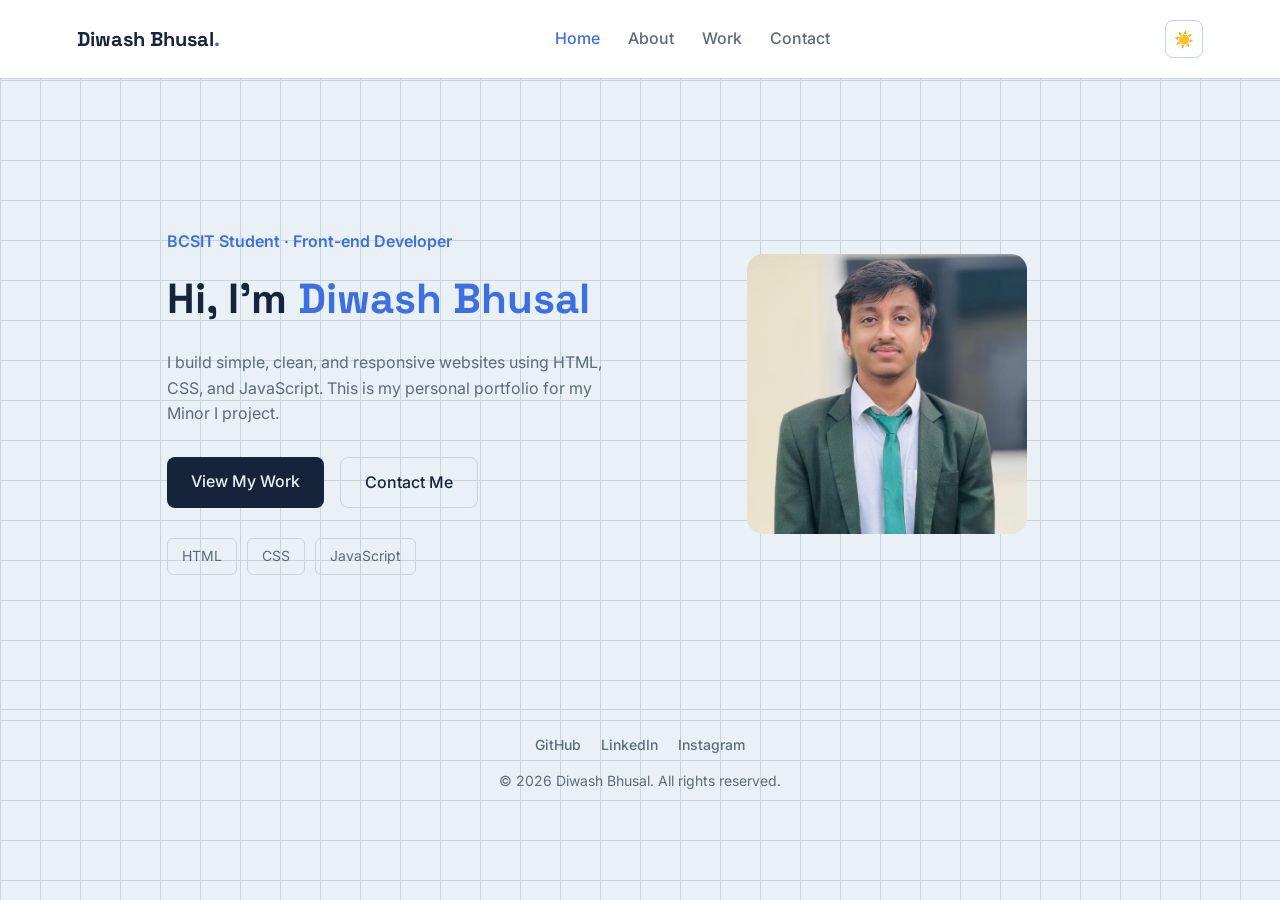
<file: index.html>
<!DOCTYPE html>
<html lang="en" data-theme="light">
<head>
<meta charset="UTF-8">
<meta name="viewport" content="width=device-width, initial-scale=1.0">
<title>Diwash Bhusal — Portfolio</title>

<link rel="preconnect" href="https://fonts.googleapis.com">
<link href="https://fonts.googleapis.com/css2?family=Space+Grotesk:wght@600;700&family=Inter:wght@400;500;600&display=swap" rel="stylesheet">
<link rel="stylesheet" href="style.css">
</head>
<body>

<!-- <!navbar-> -->
<header class="navbar">
  <a href="index.html" class="logo">Diwash Bhusal<span class="dot">.</span></a>

  <nav class="nav-links">
    <a href="index.html" class="active">Home</a>
    <a href="about.html">About</a>
    <a href="gallery.html">Work</a>
    <a href="contact.html">Contact</a>
  </nav>

  <button id="theme-toggle" class="theme-toggle" aria-label="Toggle dark mode">☀️</button>
</header>

<!-- hero sections -->
<main>
  <section class="hero">

    <div class="hero-text">
      <p class="tagline">BCSIT Student · Front-end Developer</p>
      <h1>Hi, I'm <span class="accent">Diwash Bhusal</span></h1>
      <p class="intro">
        I build simple, clean, and responsive websites using HTML, CSS, and
        JavaScript. This is my personal portfolio for my Minor I project.
      </p>

      <div class="buttons">
        <a href="gallery.html" class="btn btn-primary">View My Work</a>
        <a href="contact.html" class="btn btn-outline">Contact Me</a>
      </div>

      <div class="skills">
        <span>HTML</span>
        <span>CSS</span>
        <span>JavaScript</span>
      </div>
    </div>

    <div class="hero-photo">
  <img src="hero-img.jpeg" alt="Diwash Bhusal" class="profile-img">
    </div>

  </section>
</main>

<!--footer section-->

  <footer>
  <div class="footer-socials">
    <a href="https://github.com/bhusaldiwash" target="_blank">GitHub</a>
    <a href="https://www.linkedin.com/in/diwash-bhusal-476103374" target="_blank">LinkedIn</a>
    <a href="https://www.instagram.com/diwash_bhusal/" target="_blank">Instagram</a>
  </div>
  <p>&copy; 2026 Diwash Bhusal. All rights reserved.</p>
</footer>


<script src="script.js"></script>
</body>
</html>
</file>
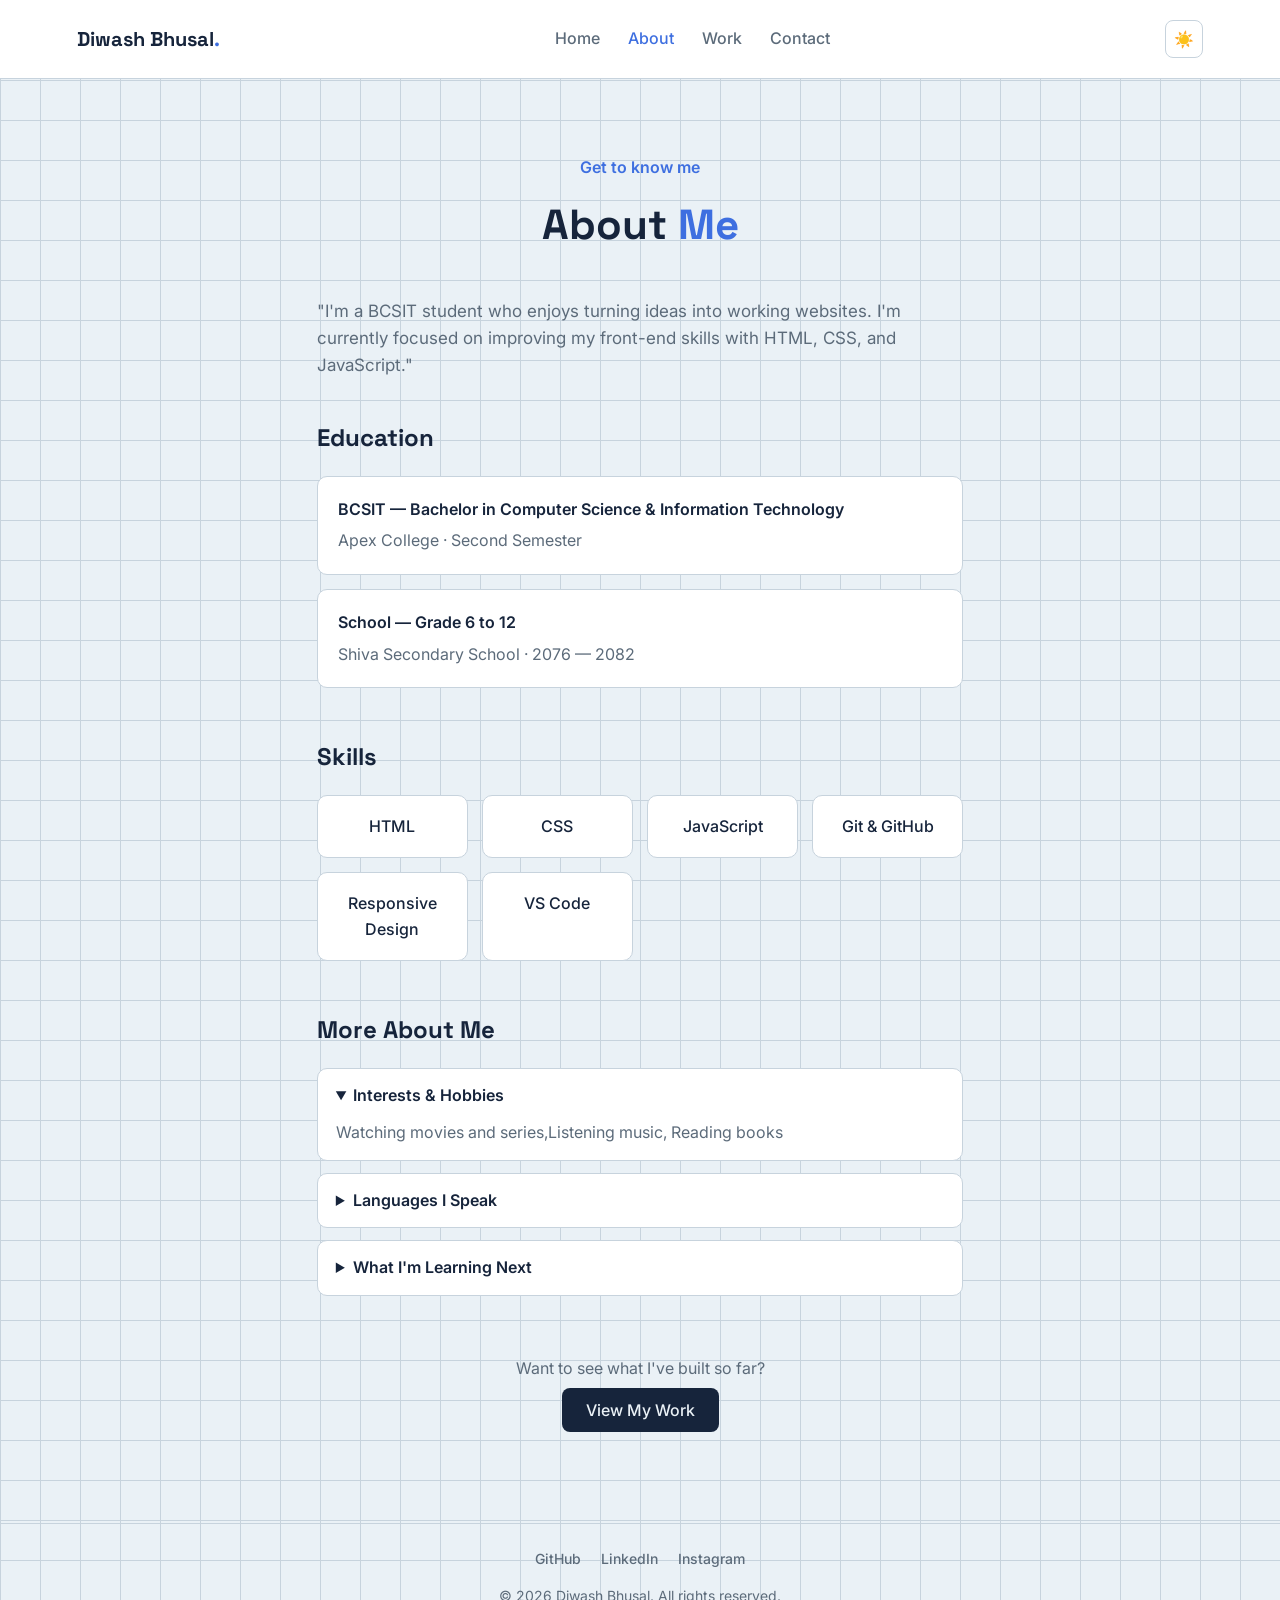
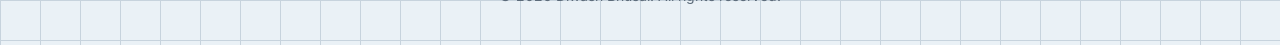
<file: about.html>
<!DOCTYPE html>
<html lang="en" data-theme="light">
<head>
<meta charset="UTF-8">
<meta name="viewport" content="width=device-width, initial-scale=1.0">
<title>About — Diwash Bhusal</title>

<link rel="preconnect" href="https://fonts.googleapis.com">
<link href="https://fonts.googleapis.com/css2?family=Space+Grotesk:wght@600;700&family=Inter:wght@400;500;600&display=swap" rel="stylesheet">
<link rel="stylesheet" href="style.css">
</head>
<body>

<!-- ===== NAVBAR ===== -->
<header class="navbar">
  <a href="index.html" class="logo">Diwash Bhusal<span class="dot">.</span></a>

  <nav class="nav-links">
    <a href="index.html">Home</a>
    <a href="about.html" class="active">About</a>
    <a href="gallery.html">Work</a>
    <a href="contact.html">Contact</a>
  </nav>

  <button id="theme-toggle" class="theme-toggle" aria-label="Toggle dark mode">☀️</button>
</header>

<!-- ===== PAGE CONTENT ===== -->
<main class="page">

  <section class="page-intro">
    <p class="tagline">Get to know me</p>
    <h1>About <span class="accent">Me</span></h1>
  </section>

  <!-- BIO -->
  <section class="bio">
    <p>
      "I'm a BCSIT student who enjoys turning ideas into working websites.
      I'm currently focused on improving my front-end skills with HTML,
      CSS, and JavaScript."
    </p>
  </section>

  <!-- EDUCATION -->
  <section class="block">
    <h2>Education</h2>
    <div class="edu-card">
      <p class="edu-course">BCSIT — Bachelor in Computer Science &amp; Information Technology</p>
      <p class="edu-college">Apex College &middot; Second Semester</p>
    </div>

    <div class="edu-card">
      <p class="edu-course">School — Grade 6 to 12</p>
      <p class="edu-college">Shiva Secondary School &middot; 2076 — 2082</p>
    </div>
  </section>

  <!-- SKILLS (CSS Grid) -->
  <section class="block">
    <h2>Skills</h2>
    <div class="skills-grid">
      <div class="skill-card">HTML</div>
      <div class="skill-card">CSS</div>
      <div class="skill-card">JavaScript</div>
      <div class="skill-card">Git &amp; GitHub</div>
      <div class="skill-card">Responsive Design</div>
      <div class="skill-card">VS Code</div>
    </div>
  </section>

  <!-- MORE ABOUT ME (accordion using native <details>, no JS needed) -->
  <section class="block">
    <h2>More About Me</h2>

    <details class="accordion-item" open>
      <summary>Interests &amp; Hobbies</summary>
      <p> Watching movies and series,Listening music, Reading books</p>
    </details>

    <details class="accordion-item">
      <summary>Languages I Speak</summary>
      <p>Nepali, English, Hindi</p>
    </details>

    <details class="accordion-item">
      <summary>What I'm Learning Next</summary>
      <p> Backend basics like Node.js</p>
    </details>
  </section>

  <!-- CTA -->
  <section class="about-cta">
    <p>Want to see what I've built so far?</p>
    <a href="gallery.html" class="btn btn-primary">View My Work</a>
  </section>

</main>

<!-- ===== FOOTER ===== -->
<footer>
  <div class="footer-socials">
    <a href="https://github.com/bhusaldiwash" target="_blank">GitHub</a>
    <a href="www.linkedin.com/in/diwash-bhusal-476103374" target="_blank">LinkedIn</a>
    <a href="https://www.instagram.com/diwash_bhusal/" target="_blank">Instagram</a>
  </div>
  <p>&copy; 2026 Diwash Bhusal. All rights reserved.</p>
</footer>

<script src="script.js"></script>
</body>
</html>
</file>
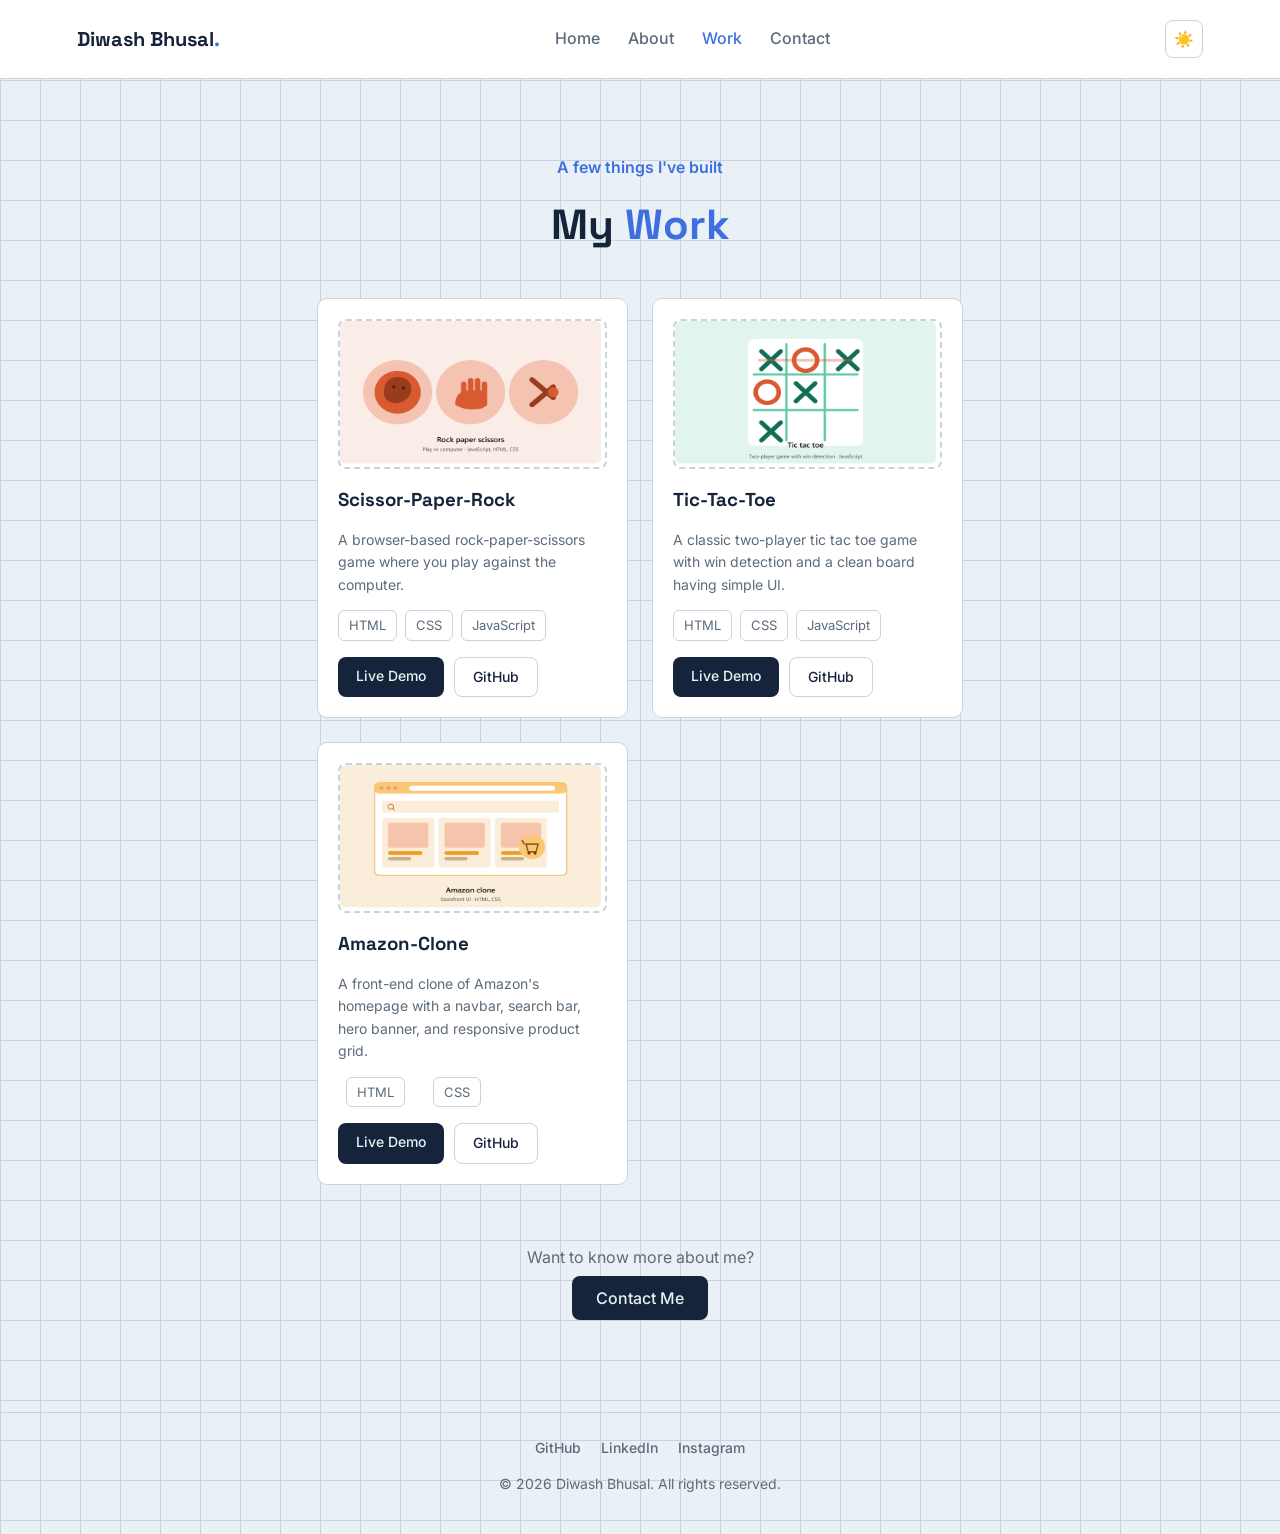
<file: gallery.html>
<!DOCTYPE html>
<html lang="en" data-theme="light">
<head>
<meta charset="UTF-8">
<meta name="viewport" content="width=device-width, initial-scale=1.0">
<title>Work — Diwash Bhusal</title>

<link rel="preconnect" href="https://fonts.googleapis.com">
<link href="https://fonts.googleapis.com/css2?family=Space+Grotesk:wght@600;700&family=Inter:wght@400;500;600&display=swap" rel="stylesheet">
<link rel="stylesheet" href="style.css">
</head>
<body>

<!-- ===== NAVBAR ===== -->
<header class="navbar">
  <a href="index.html" class="logo">Diwash Bhusal<span class="dot">.</span></a>

  <nav class="nav-links">
    <a href="index.html">Home</a>
    <a href="about.html">About</a>
    <a href="gallery.html" class="active">Work</a>
    <a href="contact.html">Contact</a>
  </nav>

  <button id="theme-toggle" class="theme-toggle" aria-label="Toggle dark mode">☀️</button>
</header>

<!-- ===== PAGE CONTENT ===== -->
<main class="page">

  <section class="page-intro">
    <p class="tagline">A few things I've built</p>
    <h1>My <span class="accent">Work</span></h1>
  </section>

  <!-- PROJECTS (CSS Grid) -->
  <section class="block">
    <div class="gallery-grid">

      <!-- Project 1 -->
      <div class="project-card">
        
          <img src="rock_paper_scissors_thumbnail.png" class="project-img" alt="rock-paper-scissor">
          
        <h3>Scissor-Paper-Rock</h3>
        <p class="project-desc">A browser-based rock-paper-scissors game where you play against the computer.</p>
        <div class="tags">
          <span>HTML</span>
          <span>CSS</span>
          <span>JavaScript</span>
        </div>
        <div class="project-links">
          <a href="https://bhusaldiwash.github.io/rock-paper-scissor/" target="_blank" class="btn btn-primary">Live Demo</a>
          <a href="https://github.com/bhusaldiwash/rock-paper-scissor.git" target="_blank"
           class="btn btn-outline">GitHub</a>
        </div>
      </div>

      <!-- Project 2 -->
      <div class="project-card">
          <img src="tic_tac_toe_thumbnail.png" class="project-img" alt="tic-tac-toe">
        <h3>Tic-Tac-Toe</h3>
        <p class="project-desc">A classic two-player tic tac toe game with win detection and a clean board having simple UI.</p>
        <div class="tags">
          <span>HTML</span>
          <span>CSS</span>
          <span>JavaScript</span>
        </div>
        <div class="project-links">
          <a href="https://bhusaldiwash.github.io/tic-tac-toe/" 
          target="_blank"
          class="btn btn-primary">Live Demo</a>
          <a href="https://github.com/bhusaldiwash/tic-tac-toe.git" target="_blank" 
          class="btn btn-outline">GitHub</a>
        </div>
      </div>

      <!-- Project 3 -->
      <div class="project-card">
        <img src="amazon_clone_thumbnail.png"  class="project-img" amazon-clone">
        
        <h3>Amazon-Clone</h3>
        <p class="project-desc">A front-end clone of Amazon's homepage with a navbar, search bar, hero banner, and responsive product grid.</p>
        <div class="tags">
          <span class="special-span">HTML</span>
          <span class="special-span">CSS</span>
          
        </div>
        <div class="project-links">
          <a href="https://bhusaldiwash.github.io/amazon-clone/"  target="_blank"
          class="btn btn-primary">Live Demo</a>
          <a href="https://github.com/bhusaldiwash/amazon-clone.git" target="_blank"
           class="btn btn-outline">GitHub</a>
        </div>
      </div>

    </div>
  </section>

  <!-- CTA -->
  <section class="about-cta">
    <p>Want to know more about me?</p>
    <a href="contact.html" class="btn btn-primary">Contact Me</a>
  </section>

</main>

<!-- ===== FOOTER ===== -->
<footer>
  <div class="footer-socials">
    <a href="https://github.com/bhusaldiwash" target="_blank">GitHub</a>
    <a href="www.linkedin.com/in/diwash-bhusal-476103374" target="_blank">LinkedIn</a>
    <a href="https://www.instagram.com/diwash_bhusal/" target="_blank">Instagram</a>
  </div>
  <p>&copy; 2026 Diwash Bhusal. All rights reserved.</p>
</footer>

<script src="script.js"></script>
</body>
</html>
</file>
<file: style.css>
/* colors with their variables names
one for light mode and another for dark mode
 */
:root {
  --bg: #EAF1F6;
  --text: #16243B;
  --text-light: #5C6B7A;
  --accent: #3E6FE0;
  --border: #C7D3DD;
  --surface: #FFFFFF;
}

html[data-theme="dark"] {
  --bg: #0E1622;
  --text: #EAF1F6;
  --text-light: #9FB0C2;
  --accent: #6C9BFF;
  --border: #2A3B52;
  --surface: #16263B;
}

/* set upping the overall home page with features which are not changing */
* {
  box-sizing: border-box;
}

body {
  margin: 0;
  background-color: var(--bg);
  background-image:
    linear-gradient(var(--border) 1px, transparent 1px),
    linear-gradient(90deg, var(--border) 1px, transparent 1px);
  background-size: 40px 40px;
  color: var(--text);
  font-family: 'Inter', sans-serif;
  line-height: 1.6;
  transition: background-color 0.3s ease, color 0.3s ease;
}

h1, h2 {
  font-family: 'Space Grotesk', sans-serif;
}

a {
  text-decoration: none;
  color: inherit;
}

/* navbar section or header also sometimes somewhere */
.navbar {
  display: flex;
  align-items: center;
  justify-content: space-between;
  padding: 20px 6%;
  background-color: var(--surface);
  border-bottom: 1px solid var(--border);
  position: sticky;
  top: 0;
}

.logo {
  font-family: 'Space Grotesk', sans-serif;
  font-weight: 700;
  font-size: 20px;
}

.dot {
  color: var(--accent);
}

.nav-links {
  display: flex;
  gap: 28px;
}

.nav-links a {
  color: var(--text-light);
  font-weight: 500;
  transition: color 0.2s ease;
}

.nav-links a:hover,
.nav-links a.active {
  color: var(--accent);
}

.theme-toggle {
  border: 1px solid var(--border);
  background: none;
  font-size: 16px;
  width: 38px;
  height: 38px;
  border-radius: 8px;
  cursor: pointer;
}

/* hero section occuping main space of home page
for  centere of attraction */
.hero {
  display: flex;
  align-items: center;
  justify-content: space-between;
  gap: 40px;
  max-width: 1100px;
  margin: 0 auto;
  padding: 80px 6%;
  min-height: 70vh;
}

.hero-text {
  flex: 1;
}

.tagline {
  color: var(--accent);
  font-weight: 600;
  margin-bottom: 10px;
}

h1 {
  font-size: 42px;
  margin: 0 0 18px;
}

.accent {
  color: var(--accent);
}

.intro {
  color: var(--text-light);
  max-width: 440px;
  margin-bottom: 30px;
}

.buttons {
  display: flex;
  gap: 16px;
  margin-bottom: 30px;
}

.btn {
  padding: 12px 24px;
  border-radius: 8px;
  font-weight: 500;
  transition: transform 0.2s ease, opacity 0.2s ease;
}

.btn-primary {
  background-color: var(--text);
  color: var(--bg);
}

.btn-outline {
  border: 1px solid var(--border);
  color: var(--text);
}

.btn:hover {
  transform: translateY(-2px);
  opacity: 0.9;
}

.skills {
  display: flex;
  gap: 10px;
}

.skills span {
  border: 1px solid var(--border);
  padding: 6px 14px;
  border-radius: 6px;
  font-size: 14px;
  color: var(--text-light);
}

/* hero photo section */
.hero-photo {
  flex: 1;
  display: flex;
  justify-content: center;
}

.profile-img {
  width: 280px;
  height: 280px;
  object-fit: cover;
  object-position: top;
  border-radius: 16px;
}

/* bottom or footer sections */
footer {
  text-align: center;
  padding: 24px;
  border-top: 1px solid var(--border);
  color: var(--text-light);
  font-size: 14px;
}
.footer-socials {
  display: flex;
  justify-content: center;
  gap: 20px;
  margin-bottom: 10px;
}

.footer-socials a {
  color: var(--text-light);
  font-weight: 500;
  transition: color 0.2s ease;
}

.footer-socials a:hover {
  color: var(--accent);
}


/* 
About page 

*/
.page {
  max-width: 800px;
  margin: 0 auto;
  padding: 60px 6% 100px;
}

.page-intro {
  text-align: center;
  margin-bottom: 40px;
}

.page-intro h1 {
  margin: 6px 0 0;
}

.block {
  margin-bottom: 50px;
}

.block h2 {
  font-size: 24px;
  margin-bottom: 18px;
}

.bio {
  margin-bottom: 40px;
  font-size: 17px;
  color: var(--text-light);
}

/* Education card */
.edu-card {
  border: 1px solid var(--border);
  background-color: var(--surface);
  border-radius: 10px;
  padding: 20px;
  margin-bottom: 14px;
}

.edu-course {
  font-weight: 600;
  margin: 0 0 6px;
}

.edu-college {
  color: var(--text-light);
  margin: 0;
}

/* Skills grid */
.skills-grid {
  display: grid;
  grid-template-columns: repeat(auto-fit, minmax(130px, 1fr));
  gap: 14px;
}

.skill-card {
  border: 1px solid var(--border);
  background-color: var(--surface);
  border-radius: 10px;
  padding: 18px;
  text-align: center;
  font-weight: 500;
  transition: transform 0.2s ease, border-color 0.2s ease;
}

.skill-card:hover {
  transform: translateY(-3px);
  border-color: var(--accent);
}

/* Accordion (built with native <details>/<summary>, no JS needed) */
.accordion-item {
  border: 1px solid var(--border);
  border-radius: 10px;
  padding: 14px 18px;
  margin-bottom: 12px;
  background-color: var(--surface);
}

.accordion-item summary {
  cursor: pointer;
  font-weight: 600;
}

.accordion-item p {
  margin: 12px 0 0;
  color: var(--text-light);
}

.about-cta {
  text-align: center;
  margin-top: 60px;
}

.about-cta p {
  color: var(--text-light);
  margin-bottom: 16px;
}

/* Gallery / Work page */
.gallery-grid {
  display: grid;
  grid-template-columns: repeat(auto-fit, minmax(240px, 1fr));
  gap: 24px;
}

.project-card {
  border: 1px solid var(--border);
  background-color: var(--surface);
  border-radius: 10px;
  padding: 20px;
  transition: transform 0.2s ease, border-color 0.2s ease;
}

.project-card:hover {
  transform: translateY(-3px);
  border-color: var(--accent);
}

.project-img {
  width: 100%;
  height: 150px;
  border: 2px dashed var(--border);
  border-radius: 8px;
  display: flex;
  align-items: center;
  justify-content: center;
  color: var(--text-light);
  font-weight: 500;
  margin-bottom: 16px;
}

.project-card h3 {
  font-family: 'Space Grotesk', sans-serif;
  margin: 0 0 8px;
}

.project-desc {
  color: var(--text-light);
  font-size: 14px;
  margin-bottom: 14px;
}

.tags {
  display: flex;
  flex-wrap: wrap;
  gap: 8px;
  margin-bottom: 16px;
}

.tags span {
  border: 1px solid var(--border);
  padding: 4px 10px;
  border-radius: 6px;
  font-size: 13px;
  color: var(--text-light);
}

.special-span{
  margin-left: 8px;
  margin-right: 12px;
  padding: 15px;
}
.project-links {
  display: flex;
  flex-wrap: wrap;
  gap: 10px;
}

.project-links .btn {
  display: inline-block;
  padding: 8px 18px;
  font-size: 14px;
}

/*  trying to add some responsiveness as much i know

 */
@media (max-width: 768px) {
  .hero {
    flex-direction: column-reverse;
    text-align: center;
  }

  .buttons {
    justify-content: center;
  }

  .skills {
    justify-content: center;
  }

  .nav-links {
    gap: 16px;
    font-size: 14px;
  }

  .intro {
    margin: 0 auto 30px;
  }
}
</file>
